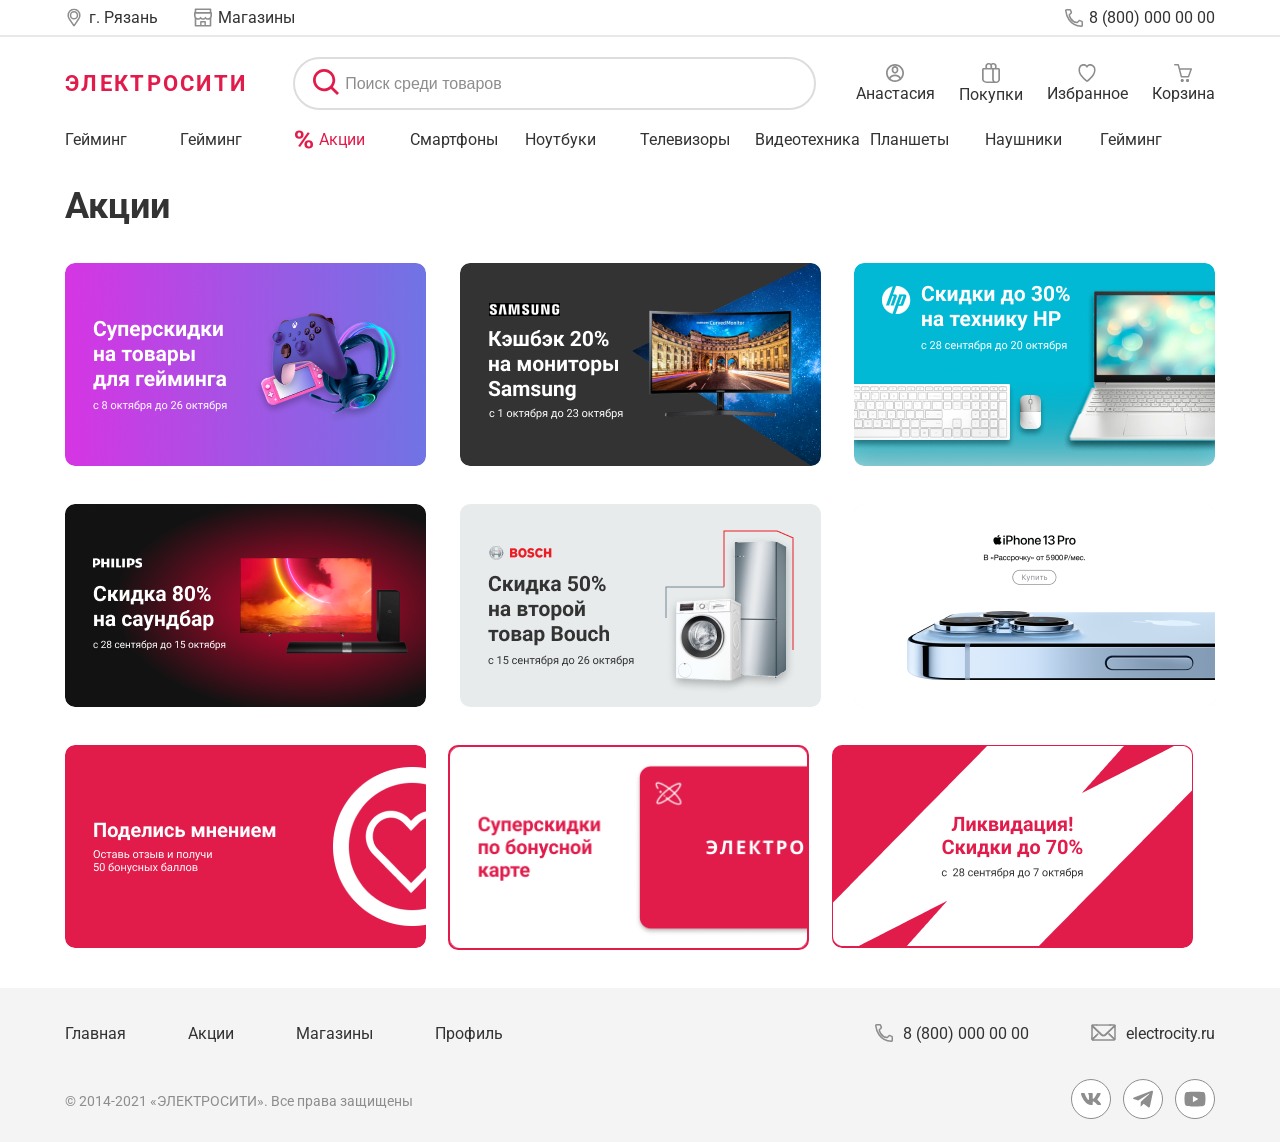
<file: index.html>
<!DOCTYPE html>
<html lang="ru">

<head>
    <meta charset="UTF-8">
    <meta http-equiv="X-UA-Compatible" content="IE=edge">
    <meta name="viewport" content="width=device-width, initial-scale=1.0">
    <title>Электросити</title>

    <link rel="apple-touch-icon" sizes="180x180" href="icon/apple-touch-icon.png">
    <link rel="icon" type="image/png" sizes="32x32" href="icon/favicon-32x32.png">
    <link rel="icon" type="image/png" sizes="16x16" href="icon/favicon-16x16.png">
    <link rel="manifest" href="/site.webmanifest">
    <link rel="mask-icon" href="icon/safari-pinned-tab.svg" color="#5bbad5">
    <meta name="msapplication-TileColor" content="#bf2cda">
    <meta name="theme-color" content="#ffffff">

    <link rel="stylesheet" href="css/style.css">
    <link rel="stylesheet" href="https://cdn.jsdelivr.net/npm/swiper@8/swiper-bundle.min.css" />
    <script src="https://code.jquery.com/jquery-3.5.1.min.js"></script>
</head>

<body>
    <header>
        <!-- ШАПКА ДЛЯ ПК -->
        <div class="header_pc">
            <div class="header_top">
                <div class="container d_flex">
                    <div class="d_flex">
                        <a href=""><img src="img/fa_loc.svg" alt="">г. Рязань</a>
                        <a href=""><img src="img/fa_shop.svg" alt="">Магазины</a>
                    </div>
                    <a href="tel:+78000000000"><img src="img/fa_call.svg" alt="">8 (800) 000 00 00</a>
                </div>
            </div>
            <div class="header container d_flex">
                <a class="logo">
                ЭЛЕКТРОСИТИ
            </a>
                <form class="search_form">
                    <button type="submit"><img src="img/fa_search.svg" alt=""></button>
                    <input type="text" placeholder="Поиск среди товаров">

                </form>
                <div class="header_content d_flex">

                    <a href="#"><img src="img/fa_user.svg" alt=""><span>Анастасия</span></a>
                    <a href="#"><img src="img/fa_buy.svg" alt=""><span>Покупки</span></a>
                    <a href="#"><img src="img/fa_like.svg" alt=""></i><span>Избранное</span></a>
                    <a href="#"><img src="img/fa_basket.svg" alt=""></i><span>Корзина</span></a>
                </div>
            </div>
        </div>
        <!-- ШАПКА ДЛЯ МОБИЛЬНЫХ УСТРОИСТВ -->
        <div class="header_mob container ">
            <div class="top-header">
                <a class="logo">
                    ЭЛЕКТРОСИТИ
                </a>
                <div class="header-links">
                    <a href="#"><img src="img/fa_buy.svg" alt=""></a>
                    <a href="#"><img src="img/fa_shop.svg" alt=""></a>
                    <a href="#"><img src="img/fa_loc.svg" alt=""></a>
                </div>
            </div>
            <div class="bottom-header">
                <div class="burger-menu">
                    <div class="menu-btn">
                        <div class="menu-btn__burger">
                            <img src="img/fa_menu.svg" alt="">
                        </div>
                    </div>
                    <nav class="menu">
                        <h2>Каталог</h2>
                        <a href="" class="catalog_link">
                            <div class="d_flex">
                                <img src="img/catalog/img_pc.png" alt="">
                                <span>Ноутбуки и аксуссуары</span>
                            </div>
                            <img class="fa_arrow" src="img/fa_arrow.svg" alt="">
                        </a>

                        <a href="" class="catalog_link">
                            <div class="d_flex">
                                <img src="img/catalog/img_phone.png" alt="">
                                <span>Смартфоны и аксессуары</span>
                            </div>
                            <img class="fa_arrow" src="img/fa_arrow.svg" alt="">
                        </a>
                        <a href="" class="catalog_link">
                            <div class="d_flex">
                                <img src="img/catalog/img_tv.png" alt="">
                                <span>Телевизоры и аксессуары</span>
                            </div>
                            <img class="fa_arrow" src="img/fa_arrow.svg" alt="">
                        </a>
                        <a href="" class="catalog_link">
                            <div class="d_flex">
                                <img src="img/catalog/img_photo.png" alt="">
                                <span>Фото и видеотехника</span>
                            </div>
                            <img class="fa_arrow" src="img/fa_arrow.svg" alt="">
                        </a>
                        <a href="" class="catalog_link">
                            <div class="d_flex">
                                <img src="img/catalog/img_ipad.png" alt="">
                                <span>Планшеты и аксессуары</span>
                            </div>
                            <img class="fa_arrow" src="img/fa_arrow.svg" alt="">
                        </a>
                        <a href="" class="catalog_link">
                            <div class="d_flex">
                                <img src="img/catalog/img_audio.png" alt="">
                                <span>Наушники и аудиотехника</span>
                            </div>
                            <img class="fa_arrow" src="img/fa_arrow.svg" alt="">
                        </a>
                        <a href="" class="catalog_link">
                            <div class="d_flex">
                                <img src="img/catalog/img_games.png" alt="">
                                <span>Гейминг</span>
                            </div>
                            <img class="fa_arrow" src="img/fa_arrow.svg" alt="">
                        </a>
                        <a href="" class="catalog_link">
                            <div class="d_flex">
                                <img src="img/catalog/img_wotch.png" alt="">
                                <span>Умные часы</span>
                            </div>
                            <img class="fa_arrow" src="img/fa_arrow.svg" alt="">
                        </a>
                        <a href="" class="catalog_link">
                            <div class="d_flex">
                                <img src="img/catalog/img_port.png" alt="">
                                <span>Портативная акустика</span>
                            </div>
                            <img class="fa_arrow" src="img/fa_arrow.svg" alt="">
                        </a>
                        <a href="" class="catalog_link">
                            <div class="d_flex">
                                <img src="img/catalog/img_link.png" alt="">
                                <span>Сетевое оборудование</span>
                            </div>
                            <img class="fa_arrow" src="img/fa_arrow.svg" alt="">
                        </a>
                        <a href="" class="catalog_link">
                            <div class="d_flex">
                                <img src="img/catalog/img_office.png" alt="">
                                <span>Офисная техника</span>
                            </div>
                            <img class="fa_arrow" src="img/fa_arrow.svg" alt="">
                        </a>
                        <a href="" class="catalog_link">
                            <div class="d_flex">
                                <img src="img/catalog/img_home.png" alt="">
                                <span>Умный дом</span>
                            </div>
                            <img class="fa_arrow" src="img/fa_arrow.svg" alt="">
                        </a>
                        <div class="close-btn">
                            <img src="img/fa_close.svg" alt="Close">
                        </div>
                    </nav>
                </div>
                <form class="search_form">
                    <button type="submit"><img src="img/fa_search.svg" alt=""></button>
                    <input type="text" placeholder="Поиск среди товаров">

                </form>
            </div>
        </div>
    </header>
    <!-- Карусель Каталог -->
    <div class="container">
        <div class="swiper swiper-nav ">
            <div class="swiper-wrapper">
                <div class="swiper-slide">
                    <a href="" class="active">
                        <img src="img/fa_procent.svg" alt=""> Акции
                    </a>
                </div>
                <div class="swiper-slide">
                    <a href="">
                        Смартфоны
                    </a>
                </div>
                <div class="swiper-slide">
                    <a href="">
                        Ноутбуки
                    </a>
                </div>
                <div class="swiper-slide">
                    <a href="">
                        Телевизоры
                    </a>
                </div>
                <div class="swiper-slide">
                    <a href="">
                        Видеотехника
                    </a>
                </div>
                <div class="swiper-slide">
                    <a href="">
                        Планшеты
                    </a>
                </div>
                <div class="swiper-slide">
                    <a href="">
                        Наушники
                    </a>
                </div>
                <div class="swiper-slide">
                    <a href="">
                        Гейминг
                    </a>
                </div>
                <div class="swiper-slide">
                    <a href="">
                        Умные часы
                    </a>
                </div>
                <div class="swiper-slide">
                    <a href="">
                        Моноблоки
                    </a>
                </div>
                <div class="swiper-slide">
                    <a href="">
                        Гейминг
                    </a>
                </div>
                <div class="swiper-slide">
                    <a href="">
                        Гейминг
                    </a>
                </div>
            </div>
        </div>
    </div>
    <!-- Основной Контент -->
    <div class="container main_page">
        <h1>Акции</h1>
        <div class=" main">
            <a href="action.html" class="card"><img src="img/img_games.png" alt=""></a>
            <a href="action.html" class="card"><img src="img/img_screen.png" alt=""> </a>
            <a href="#" class="card"><img src="img/img_hp.png" alt=""> </a>
            <a href="#" class="card"><img src="img/img_saund.png" alt=""> </a>
            <a href="#" class="card"><img src="img/img_bouch.png" alt=""> </a>
            <a href="#" class="card"><img src="img/img_iphone.png" alt=""> </a>
            <a href="#" class="card"><img src="img/img_repost.png" alt=""> </a>
            <a href="#" class="card"><img style="border: 2px solid #E11C4B;" src="img/img_bonus.png" alt=""></a>
            <a href="#" class="card card_end"><img src="img/img_likvid.png" alt=""> </a>
            <!-- fake_card -- Нужен для того чтобы заполнить пустое место, т.к использую FlexBox 
            Чтобы поняли о чем я, можете удалить fake_card и обновить страницу.-->
            <div class="fake_card"></div>
        </div>
    </div>
    <!-- Нижнее меню для телефона/планшета -->
    <div class="bottom_menu">
        <a href="" style="color:#E11C4B"><img src="img/fa_home.svg" alt="">Главная</a>
        <a href=""><img src="img/fa_searc2.svg" alt="">Поиск</a>
        <a href=""><img src="img/fa_like.svg" alt="">Избранное</a>
        <a href=""><img src="img/fa_basket.svg" alt="">Корзина</a>
        <a href=""><img src="img/fa_user.svg" alt="">Профиль</a>
    </div>
    <footer>
        <div class="footer container">
            <div class="footer_top d_flex">
                <div class="footer_link d_flex ft_link1">
                    <a href="">Главная</a>
                    <a href="">Акции</a>
                    <a href="">Магазины</a>
                    <a href="">Профиль</a>
                </div>
                <div class="footer_link d_flex ft_link2">
                    <a href="tel:+78000000000"><img src="img/fa_call.svg" alt="">8 (800) 000 00 00</a>
                    <a href="mailto:electrocity.ru"><img src="img/fa_email.svg" alt="">electrocity.ru</a>
                </div>
            </div>
            <div class="footer_bottom d_flex">
                <p>© 2014-2021 «ЭЛЕКТРОСИТИ». Все права защищены</p>
                <div class="d_flex ft_link3">
                    <a href=""><img src="img/fa_vk.svg" alt=""></a>
                    <a href=""><img src="img/fa_yt.svg" alt=""></a>
                    <a href=""><img src="img/fa_tg.svg" alt=""></a>
                </div>
            </div>
        </div>
    </footer>

    <script src="https://cdn.jsdelivr.net/npm/swiper@8/swiper-bundle.min.js"></script>
    <script src="js/slider.js"></script>
    <script src="js/menu.js"></script>

</body>

</html>
</file>
<file: css/style.css>
@import url('https://fonts.googleapis.com/css2?family=Roboto:wght@100;300;400;500;700&display=swap');
* {
    padding: 0;
    margin: 0;
    box-sizing: border-box;
}

a {
    text-decoration: none;
    font-weight: 400;
    font-size: 16px;
    line-height: 19px;
    color: #333333;
    cursor: pointer;
}

.d_flex {
    display: flex;
    align-items: center;
    justify-content: space-between;
}

body {
    font-family: 'Roboto', sans-serif;
    background: #fff;
}

.container {
    margin: 0 auto;
    width: 100%;
    max-width: 1150px;
}

.header_top {
    border-bottom: 2px solid #E8E8E8;
    padding: 8px 0;
}

.header_top .container .d_flex a {
    margin-right: 36px;
}

.header_top .container a:hover {
    color: #000;
}

.header_top .container a {
    display: flex;
    align-items: center;
}

.header_top .container a img {
    margin-right: 6px;
}

.header {
    display: flex;
    align-items: center;
    justify-content: space-between;
    padding: 20px 0;
}

.logo {
    font-weight: 700;
    font-size: 22px;
    line-height: 27px;
    /* identical to box height */
    text-align: center;
    letter-spacing: 0.105em;
    /* розовый */
    color: #E11C4B;
    margin-right: 30px;
}

.search_form {
    width: 100%;
    max-width: 523px;
    background: #FFFFFF;
    display: flex;
    align-items: center;
    border: 2px solid #DDDDDD;
    border-radius: 100px;
}

.search_form button {
    background: none;
    border: none;
    outline: none;
    cursor: pointer;
    padding: 10px 6px 10px 18px;
}

.search_form button img {
    width: 26px;
}

.search_form input {
    width: 100%;
    height: 100%;
    border: none;
    outline: none;
    font-weight: 400;
    font-size: 16px;
    padding: 15px 18px 15px 0;
    color: #333;
    background: 0;
    background: none;
}

.search_form input::placeholder {
    font-weight: 400;
    font-size: 16px;
    line-height: 19px;
    color: #8D8D8D;
}

.header_content a {
    display: flex;
    align-items: center;
    justify-content: center;
    flex-direction: column;
    margin-left: 24px;
}

.header_content a img {
    width: 18px;
}

.header_content a:hover span {
    color: #000;
}

.header_content a span {
    margin-top: 2px;
    font-weight: 400;
    font-size: 16px;
    line-height: 19px;
    /* identical to box height */
    /* черный */
    color: #333333;
}

.main {
    display: flex;
    justify-content: space-between;
    flex-wrap: wrap;
}

.card {
    border-radius: 10px;
    position: relative;
    display: block;
    margin: 0 0 34px 0;
}

.card img {
    width: 361px;
    border-radius: 10px;
}

h1 {
    font-style: normal;
    font-weight: 700;
    font-size: 36px;
    line-height: 42px;
    /* черный */
    color: #333333;
}

.main_page h1 {
    margin: 36px 0;
}

footer {
    background: #F4F4F4;
}

.footer_top {
    padding: 36px 0;
}

.ft_link1 a {
    margin-right: 62px;
}

.ft_link2 a {
    margin-left: 62px;
    display: flex;
    align-items: center;
}

.footer_link a:hover {
    color: #000;
}

.footer_link a img {
    margin-right: 10px;
}

.ft_link3 a {
    margin-left: 12px;
    transition: all .5s ease;
}

.footer_bottom p {
    font-weight: 400;
    font-size: 14px;
    line-height: 20px;
    /* identical to box height, or 143% */
    display: flex;
    align-items: center;
    /* серый */
    color: #8D8D8D;
}

.ft_link3 a:hover {
    transform: scale(1.1);
    position: relative;
    z-index: 1;
}

.footer_bottom {
    display: flex;
    align-items: center;
    justify-content: space-between;
    padding-bottom: 18px;
}

.action_page img {
    width: 100%;
    margin: 36px 0;
}

.action_page {
    padding: 0 0 96px 0;
}

.action_page .data {
    font-weight: 400;
    font-size: 22px;
    line-height: 26px;
    color: #939393;
    margin: 18px 0 24px;
}

.action_page p {
    font-weight: 400;
    font-size: 18px;
    line-height: 21px;
    /* черный */
    color: #333333;
    margin-bottom: 14px;
    max-width: 1080px;
}

.swiper-nav {}

.swiper-slide {
    width: 115px !important;
    text-align: center;
}

.swiper-slide:hover a {
    color: #E11C4B;
}

.swiper-slide a {
    text-decoration: none;
    font-weight: 400;
    font-size: 16px;
    line-height: 19px;
    color: #333;
    white-space: nowrap;
    text-align: center;
    width: 100%;
    display: block;
    transition: 250ms all;
    display: flex;
    align-items: center;
}

.swiper-slide a img {
    margin-right: 6px;
}

.swiper-slide a.active {
    color: #E11C4B;
}

.header_mob {
    display: none;
}

.bottom_menu {
    display: none;
}

@media (max-width: 1200px) {
    .header,
    .container {
        padding-left: 20px;
        padding-right: 20px;
    }
    .main_page {
        padding-right: 0;
    }
    .main {
        justify-content: space-evenly;
    }
    .main a img {
        width: 100%;
    }
    .main a {
        width: 355px;
        margin-right: 20px;
    }
    .swiper-nav {
        padding: 0 20px;
    }
    .swiper-slide {
        width: auto !important;
        text-align: center;
    }
    .swiper-slide a {
        margin-right: 36px;
    }
}

@media (max-width: 1145px) {
    .fake_card {
        display: block;
        width: 361px;
        height: 0;
    }
}

@media (max-width: 950px) {
    .header_content a span {
        display: none;
    }
    .header_content a {
        width: 24px;
        height: 24px;
        transition: all .5s ease;
        margin-left: 30px;
    }
    .header_content a:hover,
    .header_content a:active {
        transform: scale(1.1);
    }
    .logo {
        font-size: 18.3172px;
        line-height: 22px;
    }
    .search_form {
        width: 100%;
        max-width: 523px;
        background: #FFFFFF;
        display: flex;
        align-items: center;
        border: 2px solid #DDDDDD;
        border-radius: 100px;
    }
    .search_form input {
        padding: 10px 18px 10px 0;
    }
    .header {
        padding-top: 16px;
        padding-bottom: 18px;
    }
    .ft_link1 a {
        margin-right: 24px;
    }
    .ft_link2 a {
        margin-left: 24px;
    }
    .main a {
        width: 355px;
        margin-right: 18px;
    }
}

@media (max-width: 768px) {
    .footer_top {
        flex-direction: column;
        align-items: flex-start;
        padding-bottom: 24px;
    }
    .ft_link2 {
        margin-top: 24px;
    }
    .ft_link2 a {
        margin-left: 0;
        margin-right: 24px;
    }
    footer {
        position: relative;
    }
    .ft_link3 {
        position: absolute;
        top: 36px;
        right: 20px;
    }
    .header_pc {
        display: none;
    }
    .header_mob {
        display: block;
    }
    header {
        margin-bottom: 18px;
    }
    .top-header {
        display: flex;
        align-items: center;
        justify-content: space-between;
        padding: 20px 0 24px;
    }
    .logo {
        margin-right: 20px;
        font-size: 17.3858px;
        line-height: 21px;
    }
    .header-links {
        display: flex;
    }
    .header-links a {
        margin-left: 24px;
        width: 24px;
        height: 24px;
    }
    .bottom-header {
        display: flex;
        align-items: center;
        justify-content: space-between;
    }
    .burger-menu {
        position: relative;
    }
    .menu-btn {
        display: none;
    }
    .menu-btn__burger {
        cursor: pointer;
    }
    .search_form {
        margin-left: 15px;
        height: 38px;
        align-items: center;
    }
    .search_form input {
        padding: 8px 18px 7px 0;
        font-size: 14px;
        line-height: 16px;
    }
    .search_form button {
        padding: 9px 6px 6px 18px;
    }
    .search_form button img {
        width: 18px;
        height: 18px;
    }
    .menu {
        position: fixed;
        top: 0;
        left: -100%;
        width: 100%;
        height: 100vh;
        background-color: #fff;
        transition: left 0.5s ease-in-out;
        display: flex;
        flex-direction: column;
        z-index: 9999;
        padding: 48px 0;
        overflow: hidden;
        overflow-y: auto;
    }
    body.body_scroll {
        overflow: hidden;
    }
    .menu::-webkit-scrollbar {
        display: none;
    }
    .menu h2 {
        margin-bottom: 18px;
        padding-left: 10px;
        color: #333 !important;
    }
    .menu a {
        border-bottom: 2px solid #E8E8E8;
        padding: 8px 10px;
        display: flex;
        align-items: center;
        width: 100%;
        justify-content: space-between;
    }
    .menu a .d_flex img {
        margin-right: 8px;
    }
    .menu a .d_flex span {
        font-weight: 400;
        font-size: 16px;
        line-height: 19px;
        color: #333333;
    }
    .menu_active {
        left: 0;
    }
    .menu__list {
        display: flex;
        flex-direction: column;
        width: 80%;
    }
    .menu__item {
        width: 100%;
        margin-bottom: 20px;
    }
    .menu__link {
        text-decoration: none;
        color: #000;
        font-size: 24px;
    }
    .close-btn {
        position: absolute;
        top: 18px;
        right: 10px;
        cursor: pointer;
    }
    .menu-btn {
        display: block;
    }
    h1 {
        font-size: 36px;
        line-height: 42px;
    }
    .bottom_menu {
        position: fixed;
        bottom: 0;
        background: #fff;
        display: flex;
        justify-content: space-between;
        align-items: center;
        width: 100%;
        padding: 13px 10px 12px;
        z-index: 999;
    }
    .bottom_menu a {
        display: flex;
        flex-direction: column;
        align-items: center;
        justify-content: center;
        font-weight: 400;
        font-size: 10px;
        line-height: 12px;
        color: #333333;
    }
    .bottom_menu a img {
        width: 24px;
        height: 24px;
        margin-bottom: 4px;
    }
    footer {
        padding-bottom: 64px;
    }
    .action_page h1 {
        font-size: 36px;
        line-height: 42px;
        color: #333333;
    }
    .data {
        font-weight: 400;
        font-size: 22px;
        line-height: 26px;
        color: #939393;
        margin: 12px 0 24px;
    }
    .action_page {
        padding-bottom: 72px;
    }
    .action_page img {
        margin: 24px 0;
    }
}

@media (max-width: 600px) {
    .ft_link3 {
        position: relative;
        top: unset !important;
        right: unset !important;
    }
    .footer_bottom {
        flex-direction: column-reverse;
        align-items: flex-start;
        padding-bottom: 24px;
    }
    .ft_link3 a {
        margin-left: 0;
        margin-right: 12px;
    }
    .footer_top {
        padding-bottom: 12px;
    }
    .footer_bottom p {
        margin-top: 24px;
        font-size: 12px;
        line-height: 18px;
    }
}

@media (max-width: 420px) {
    a {
        font-size: 12px;
        line-height: 18px;
    }
    .ft_link2 a img {
        width: 18px;
    }
    .ft_link2 a {
        margin-left: 0;
        margin-bottom: 10px;
    }
    .ft_link2 {
        flex-direction: column;
        align-items: flex-start;
    }
    .footer_top {
        padding-bottom: 2px;
    }
    .ft_link3 a img {
        width: 30px;
        height: 30px;
    }
    .container {
        padding: 0 10px;
    }
    .main_page h1 {
        font-size: 24px;
        line-height: 28px;
        margin: 24px 0;
    }
    .main {
        justify-content: center;
    }
    .main a {
        margin: 0 0 18px 0;
    }
    .action_page h1 {
        font-size: 24px;
        line-height: 28px;
    }
    .data {
        font-weight: 400;
        font-size: 22px;
        line-height: 26px;
        color: #939393;
    }
    .action_page {
        padding-bottom: 48px;
    }
    .action_page p {
        font-weight: 400;
        font-size: 16px;
        line-height: 19px;
    }
}
</file>
